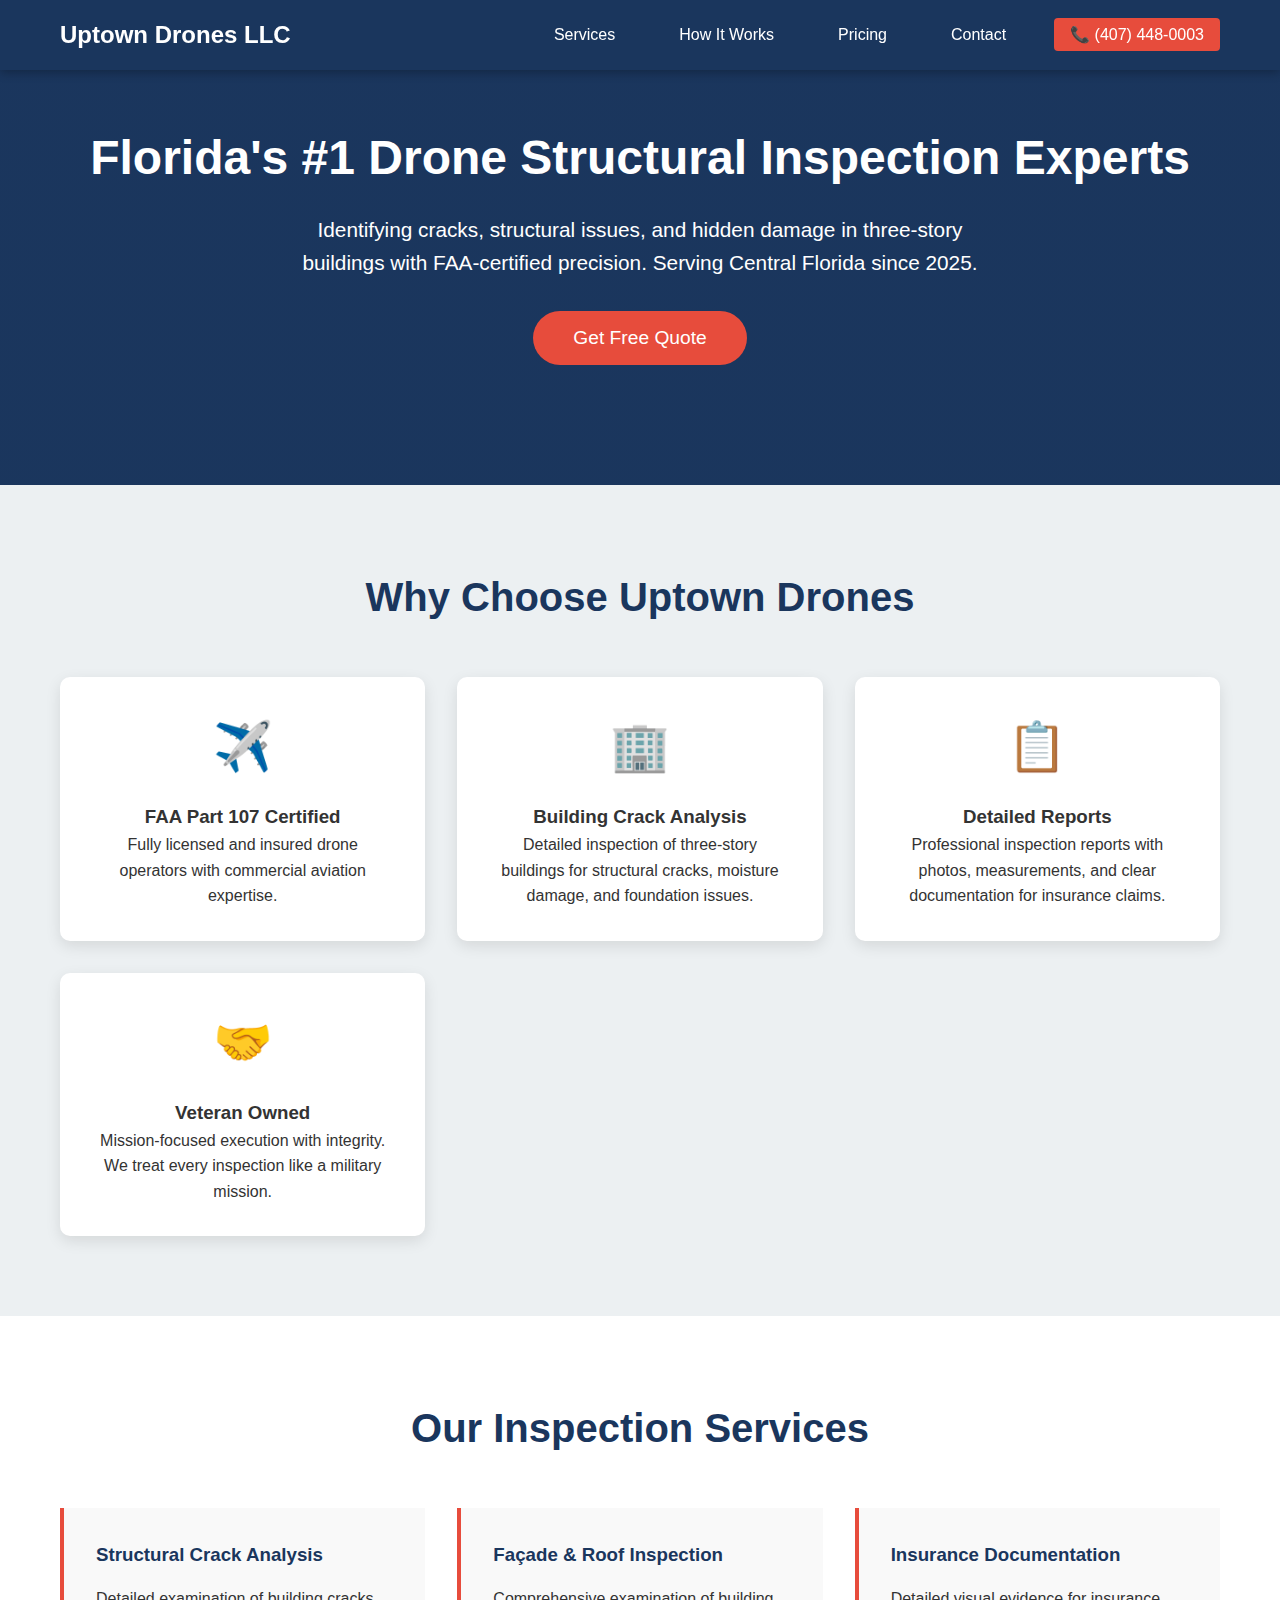
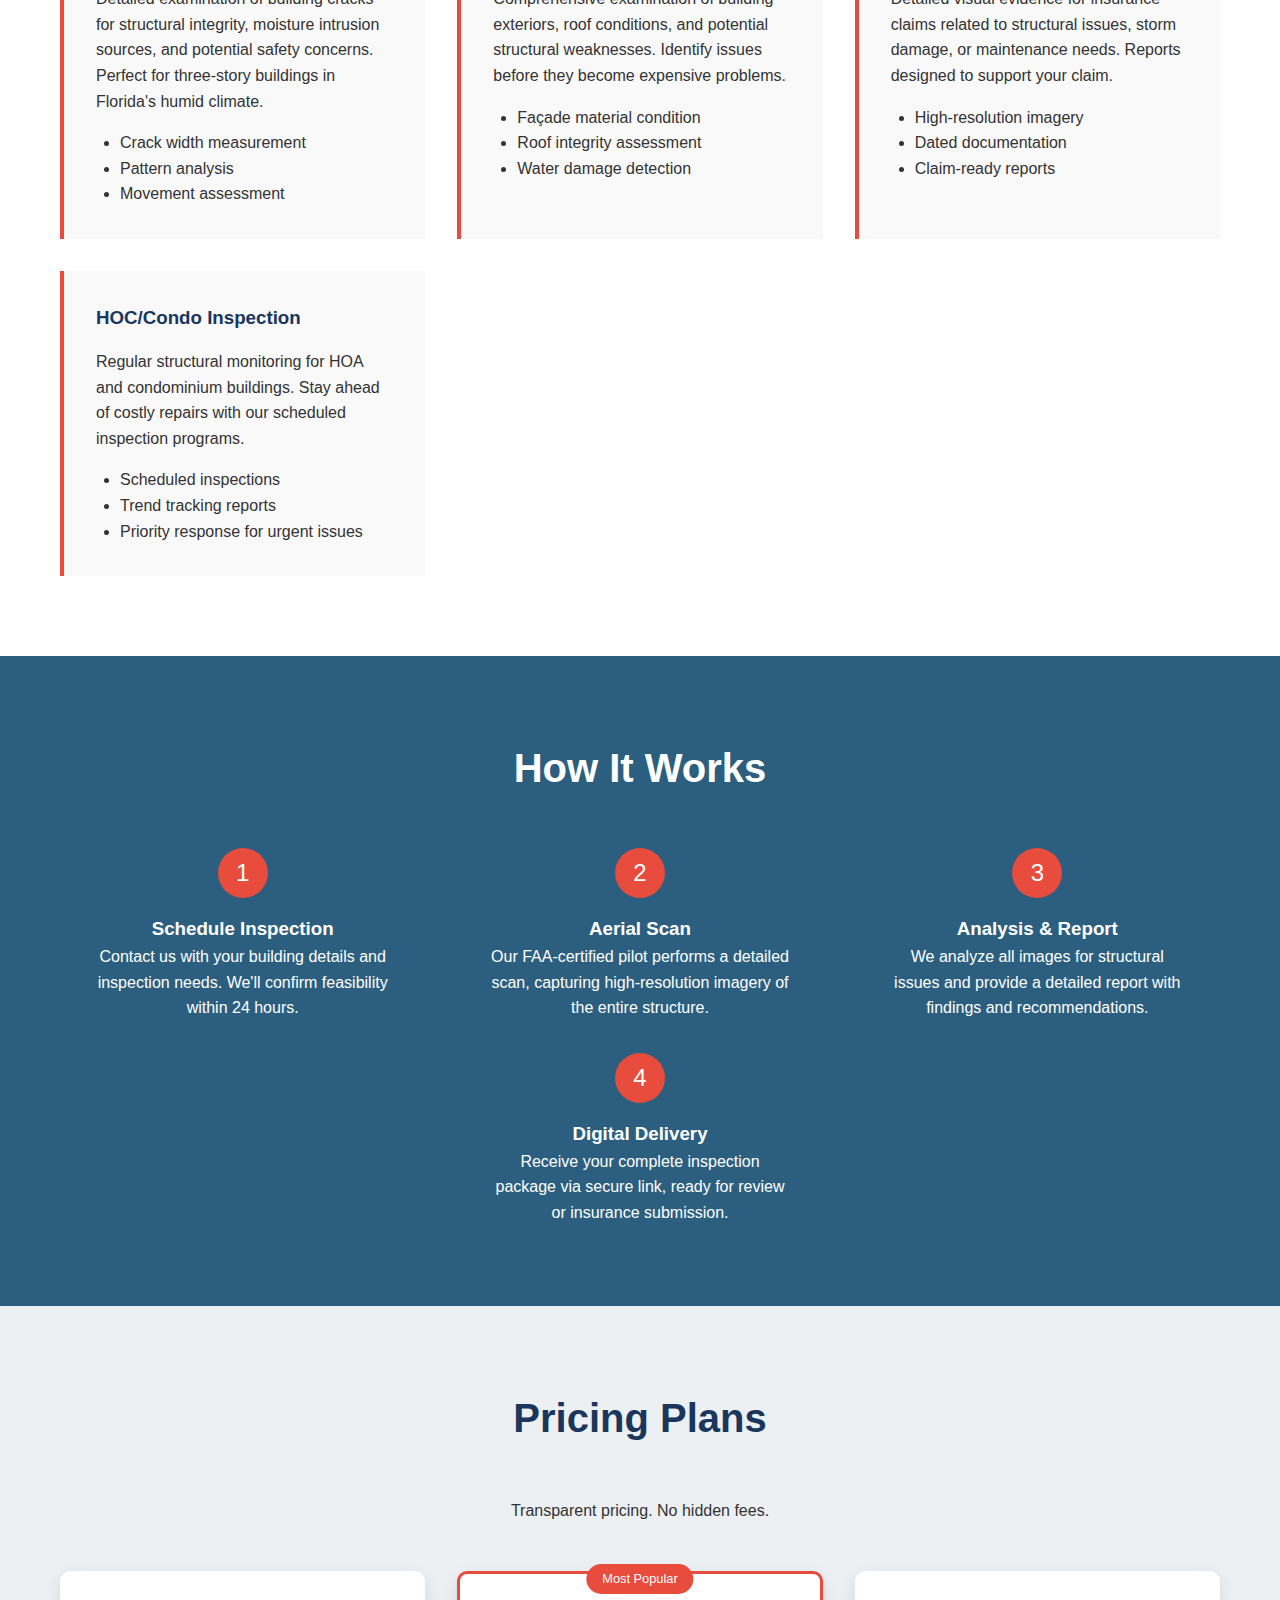
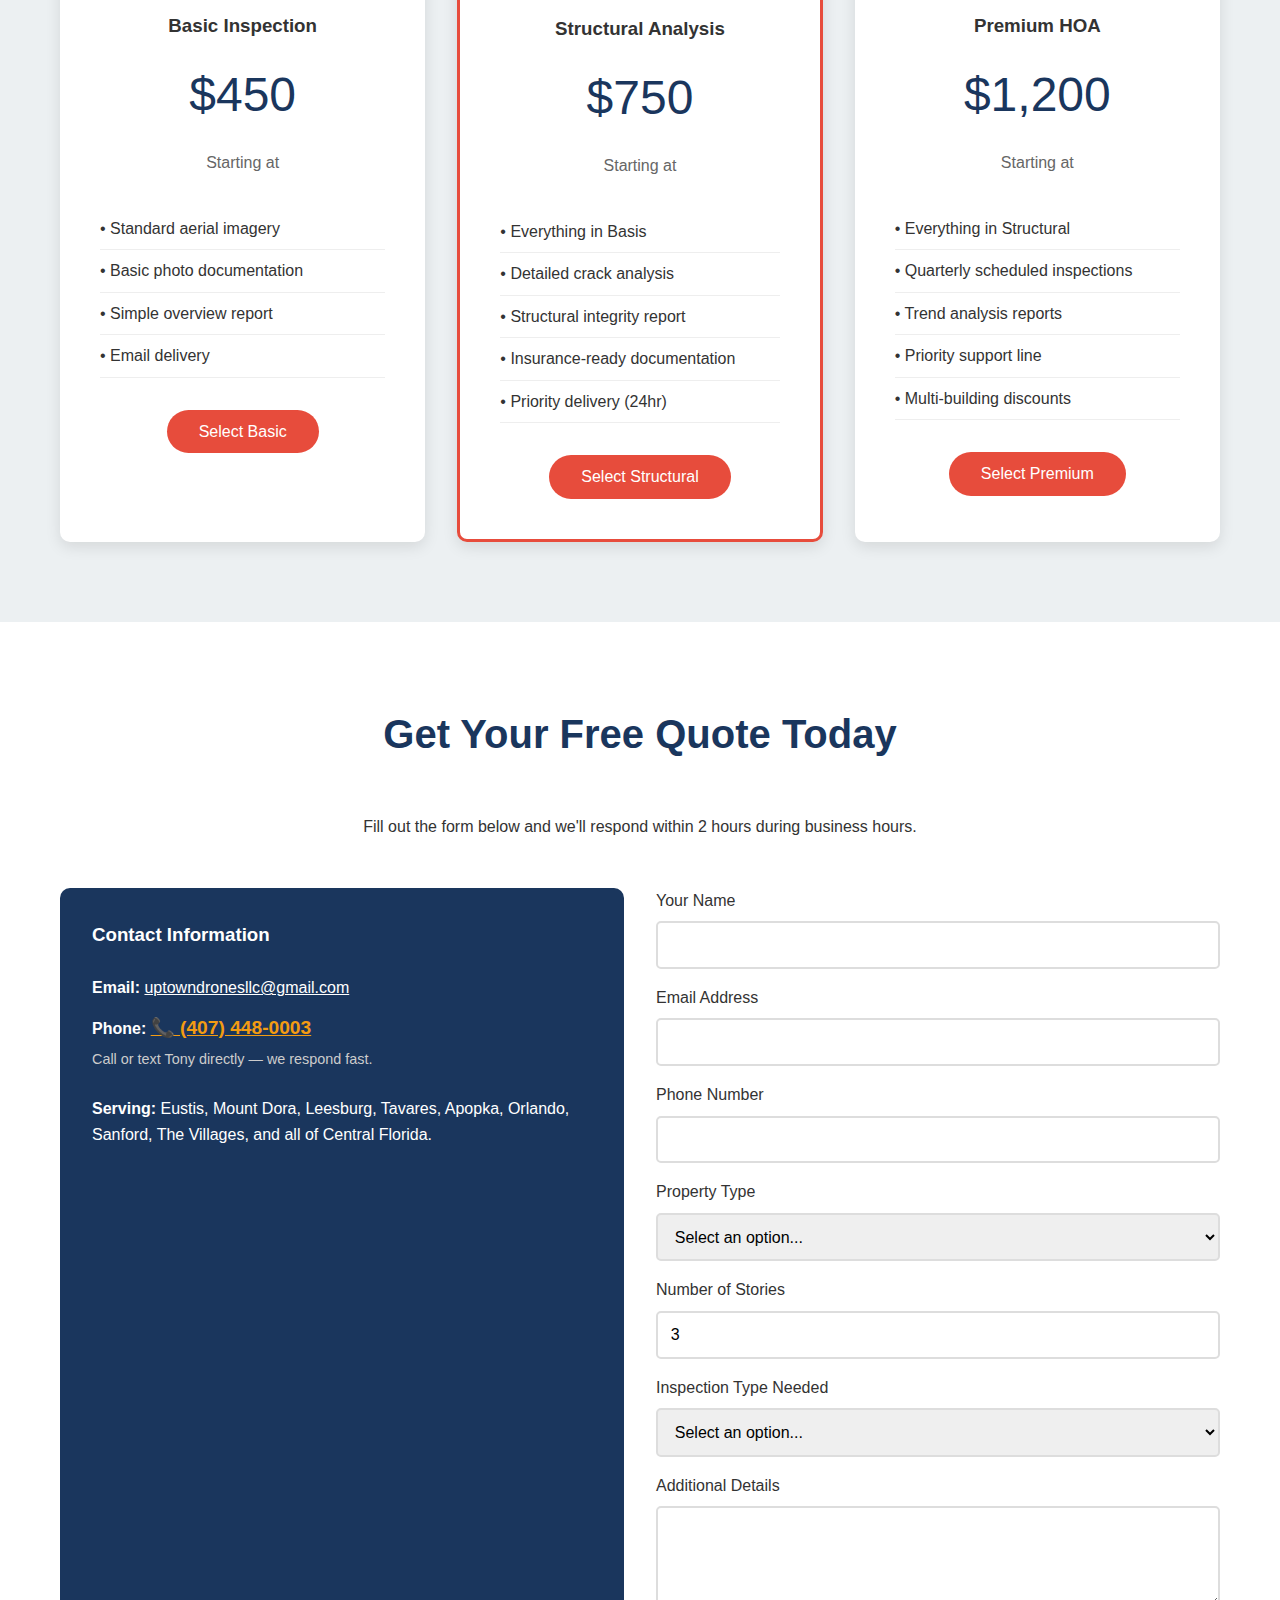
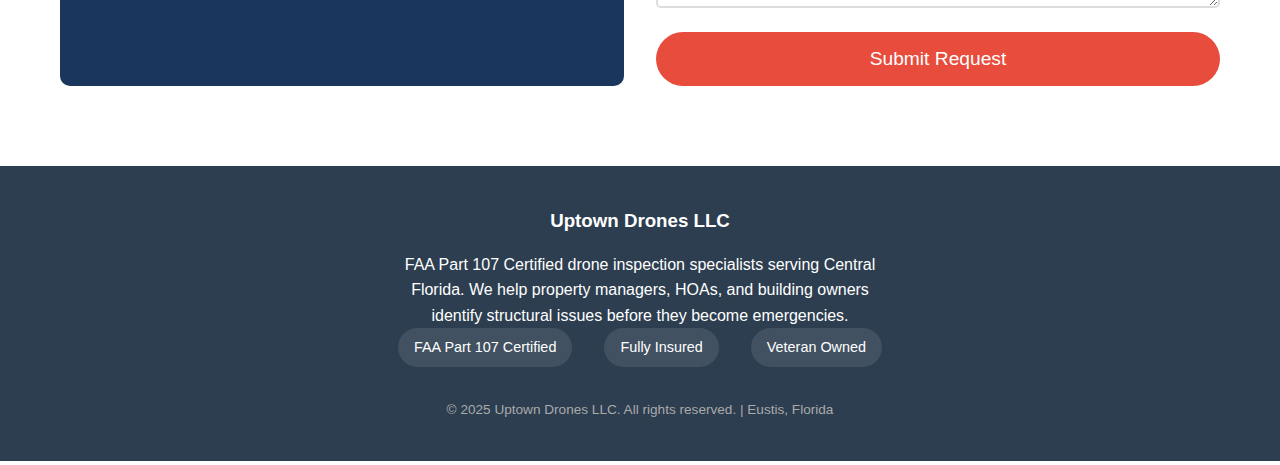
<file: index_original.html>
<!DOCTYPE html>
<html lang="en">
<head>
    <meta charset="UTF-8">
    <meta name="viewport" content="width=device-width, initial-scale=1.0">
    <meta name="description" content="Uptown Drones LLC - FAA Part 107 Certified structural inspections for Florida's three-story buildings with cracks and structural issues.">
    <meta name="keywords" content="drone inspection, structural inspection, Florida building inspection, crack analysis, drone surveyor">
    <title>Uptown Drones LLC | Structural Inspections in Central Florida</title>
    <style>
        :root {
            --primary: #1a365d;
            --secondary: #2c5f7f;
            --accent: #e74c3c;
            --light: #ecf0f2;
            --dark: #2c3e50;
            --success: #27ae60;
            --warning: #f39c12;
        }

        * {
            margin: 0;
            padding: 0;
            box-sizing: border-box;
        }

        body {
            font-family: 'Segoe UI', Tahoma, Geneva, Verdana, sans-serif;
            line-height: 1.6;
            color: #333;
        }

        .container {
            max-width: 1200px;
            margin: 0 auto;
            padding: 0 20px;
        }

        /* Navigation */
        .navbar {
            background: var(--primary);
            color: white;
            padding: 1rem 0;
            position: fixed;
            top: 0;
            width: 100%;
            z-index: 1000;
            box-shadow: 0 2px 10px rgba(0,0,0,0.3);
        }

        .nav-container {
            display: flex;
            justify-content: space-between;
            align-items: center;
        }

        .logo {
            font-size: 1.5rem;
            font-weight: bold;
            color: white;
            text-decoration: none;
        }

        .nav-links {
            display: flex;
            list-style: none;
            gap: 2rem;
        }

        .nav-links a {
            color: white;
            text-decoration: none;
            padding: 0.5rem 1rem;
            border-radius: 4px;
            transition: background 0.3s;
        }

        .nav-links a:hover {
            background: var(--secondary);
        }

        .hamburger {
            display: none;
            flex-direction: column;
            gap: 5px;
            cursor: pointer;
            background: none;
            border: none;
            padding: 4px;
        }
        .hamburger span {
            display: block;
            width: 25px;
            height: 3px;
            background: white;
            border-radius: 3px;
            transition: all 0.3s;
        }
        .hamburger.open span:nth-child(1) { transform: translateY(8px) rotate(45deg); }
        .hamburger.open span:nth-child(2) { opacity: 0; }
        .hamburger.open span:nth-child(3) { transform: translateY(-8px) rotate(-45deg); }

        .mobile-menu {
            display: none;
            flex-direction: column;
            background: var(--primary);
            padding: 1rem 1.5rem 1.5rem;
            border-top: 1px solid rgba(255,255,255,0.1);
        }
        .mobile-menu.open { display: flex; }
        .mobile-menu a {
            color: white;
            text-decoration: none;
            padding: 0.75rem 0;
            border-bottom: 1px solid rgba(255,255,255,0.1);
            font-size: 1rem;
        }
        .mobile-menu a:last-child { border-bottom: none; }
        .mobile-menu .mob-call {
            margin-top: 1rem;
            background: var(--accent);
            text-align: center;
            padding: 0.85rem !important;
            border-radius: 6px;
            font-weight: bold;
            border-bottom: none !important;
        }

        @media (max-width: 768px) {
            .nav-links { display: none; }
            .hamburger { display: flex; }
        }

        /* Hero Section */
        .hero {
            background: linear-gradient(rgba(26, 54, 93, 0.7), rgba(26, 54, 93, 0.7)), 
                        url('data:image/svg+xml,<svg xmlns="http://www.w3.org/2000/svg" width="100%" height="100%"><rect fill="%231a365d" width="100%" height="100%"/></svg>');
            color: white;
            padding: 120px 0;
            text-align: center;
        }

        .hero h1 {
            font-size: 3rem;
            margin-bottom: 1rem;
        }

        .hero p {
            font-size: 1.3rem;
            max-width: 700px;
            margin: 0 auto 2rem;
        }

        .cta-button {
            background: var(--accent);
            color: white;
            padding: 1rem 2.5rem;
            border: none;
            border-radius: 50px;
            font-size: 1.2rem;
            cursor: pointer;
            transition: transform 0.3s, box-shadow 0.3s;
        }

        .cta-button:hover {
            transform: translateY(-2px);
            box-shadow: 0 5px 20px rgba(231, 76, 60, 0.4);
        }

        /* Features Section */
        .features {
            padding: 80px 0;
            background: var(--light);
        }

        .section-title {
            text-align: center;
            font-size: 2.5rem;
            color: var(--primary);
            margin-bottom: 3rem;
        }

        .features-grid {
            display: grid;
            grid-template-columns: repeat(auto-fit, minmax(300px, 1fr));
            gap: 2rem;
        }

        .feature-card {
            background: white;
            padding: 2rem;
            border-radius: 10px;
            box-shadow: 0 5px 15px rgba(0,0,0,0.1);
            text-align: center;
        }

        .feature-icon {
            font-size: 3rem;
            margin-bottom: 1rem;
        }

        /* Services Section */
        .services {
            padding: 80px 0;
        }

        .services-grid {
            display: grid;
            grid-template-columns: repeat(auto-fit, minmax(350px, 1fr));
            gap: 2rem;
        }

        .service-card {
            border-left: 4px solid var(--accent);
            padding: 2rem;
            background: #f9f9f9;
            transition: box-shadow 0.3s;
        }

        .service-card:hover {
            box-shadow: 0 5px 20px rgba(0,0,0,0.15);
        }

        .service-card h3 {
            color: var(--primary);
            margin-bottom: 1rem;
        }

        /* How It Works */
        .how-it-works {
            padding: 80px 0;
            background: var(--secondary);
            color: white;
        }

        .steps-container {
            display: flex;
            justify-content: space-around;
            flex-wrap: wrap;
            gap: 2rem;
        }

        .step {
            text-align: center;
            max-width: 300px;
        }

        .step-number {
            background: var(--accent);
            width: 50px;
            height: 50px;
            border-radius: 50%;
            display: flex;
            align-items: center;
            justify-content: center;
            margin: 0 auto 1rem;
            font-size: 1.5rem;
        }

        /* Pricing */
        .pricing {
            padding: 80px 0;
            background: var(--light);
        }

        .pricing-grid {
            display: grid;
            grid-template-columns: repeat(auto-fit, minmax(300px, 1fr));
            gap: 2rem;
        }

        .price-card {
            background: white;
            padding: 2.5rem;
            border-radius: 10px;
            box-shadow: 0 5px 15px rgba(0,0,0,0.1);
            text-align: center;
        }

        .price-card.popular {
            border: 3px solid var(--accent);
            position: relative;
        }

        .popular-badge {
            background: var(--accent);
            color: white;
            padding: 0.3rem 1rem;
            border-radius: 20px;
            font-size: 0.8rem;
            position: absolute;
            top: -10px;
            left: 50%;
            transform: translateX(-50%);
        }

        .price {
            font-size: 3rem;
            color: var(--primary);
            margin: 1rem 0;
        }

        .price-features {
            list-style: none;
            text-align: left;
            margin: 2rem 0;
        }

        .price-features li {
            padding: 0.5rem 0;
            border-bottom: 1px solid #eee;
        }

        /* Contact Section */
        .contact {
            padding: 80px 0;
        }

        .contact-container {
            display: grid;
            grid-template-columns: repeat(auto-fit, minmax(300px, 1fr));
            gap: 2rem;
        }

        .contact-info {
            background: var(--primary);
            color: white;
            padding: 2rem;
            border-radius: 10px;
        }

        .contact-form {
            display: flex;
            flex-direction: column;
            gap: 1rem;
        }

        .form-group label {
            display: block;
            margin-bottom: 0.5rem;
        }

        .form-group input,
        .form-group textarea,
        .form-group select {
            width: 100%;
            padding: 0.8rem;
            border: 2px solid #ddd;
            border-radius: 5px;
            font-size: 1rem;
        }

        /* Footer */
        .footer {
            background: var(--dark);
            color: white;
            padding: 40px 0;
            text-align: center;
        }

        .certifications {
            display: flex;
            justify-content: center;
            gap: 2rem;
            margin-bottom: 1.5rem;
        }

        .cert-badge {
            padding: 0.5rem 1rem;
            background: rgba(255,255,255,0.1);
            border-radius: 20px;
            font-size: 0.9rem;
        }

        /* Responsive */
        @media (max-width: 768px) {
            .hero h1 {
                font-size: 2rem;
            }
            
            .nav-links {
                display: none;
            }
            
            .steps-container {
                flex-direction: column;
            }
        }

        /* Animations */
        @keyframes fadeInUp {
            from {
                opacity: 0;
                transform: translateY(30px);
            }
            to {
                opacity: 1;
                transform: translateY(0);
            }
        }

        .animate-in {
            animation: fadeInUp 0.6s ease-out forwards;
        }
    </style>
</head>
<body>
    <!-- Navigation -->
    <nav class="navbar">
        <div class="container nav-container">
            <a href="#" class="logo">Uptown Drones LLC</a>
            <ul class="nav-links">
                <li><a href="#services">Services</a></li>
                <li><a href="#how-it-works">How It Works</a></li>
                <li><a href="#pricing">Pricing</a></li>
                <li><a href="#contact">Contact</a></li>
                <li><a href="tel:4074480003" style="background: var(--accent); border-radius: 4px;">📞 (407) 448-0003</a></li>
            </ul>
            <button class="hamburger" id="hamburger" aria-label="Menu">
                <span></span><span></span><span></span>
            </button>
        </div>
    </nav>
    <div class="mobile-menu" id="mobileMenu">
        <a href="#services">Services</a>
        <a href="#how-it-works">How It Works</a>
        <a href="#pricing">Pricing</a>
        <a href="#contact">Contact</a>
        <a href="tel:4074480003" class="mob-call">📞 Call Tony — (407) 448-0003</a>
    </div>

    <!-- Hero Section -->
    <section class="hero">
        <div class="container">
            <h1>Florida's #1 Drone Structural Inspection Experts</h1>
            <p>Identifying cracks, structural issues, and hidden damage in three-story buildings with FAA-certified precision. Serving Central Florida since 2025.</p>
            <button class="cta-button" onclick="document.getElementById('contact').scrollIntoView({behavior: 'smooth'})">Get Free Quote</button>
        </div>
    </section>

    <!-- Features Section -->
    <section class="features">
        <div class="container">
            <h2 class="section-title">Why Choose Uptown Drones</h2>
            <div class="features-grid">
                <div class="feature-card">
                    <div class="feature-icon">✈️</div>
                    <h3>FAA Part 107 Certified</h3>
                    <p>Fully licensed and insured drone operators with commercial aviation expertise.</p>
                </div>
                <div class="feature-card">
                    <div class="feature-icon">🏢</div>
                    <h3>Building Crack Analysis</h3>
                    <p>Detailed inspection of three-story buildings for structural cracks, moisture damage, and foundation issues.</p>
                </div>
                <div class="feature-card">
                    <div class="feature-icon">📋</div>
                    <h3>Detailed Reports</h3>
                    <p>Professional inspection reports with photos, measurements, and clear documentation for insurance claims.</p>
                </div>
                <div class="feature-card">
                    <div class="feature-icon">🤝</div>
                    <h3>Veteran Owned</h3>
                    <p>Mission-focused execution with integrity. We treat every inspection like a military mission.</p>
                </div>
            </div>
        </div>
    </section>

    <!-- Services Section -->
    <section class="services" id="services">
        <div class="container">
            <h2 class="section-title">Our Inspection Services</h2>
            <div class="services-grid">
                <div class="service-card">
                    <h3>Structural Crack Analysis</h3>
                    <p>Detailed examination of building cracks for structural integrity, moisture intrusion sources, and potential safety concerns. Perfect for three-story buildings in Florida's humid climate.</p>
                    <ul style="margin-top: 1rem; padding-left: 1.5rem;">
                        <li>Crack width measurement</li>
                        <li>Pattern analysis</li>
                        <li>Movement assessment</li>
                    </ul>
                </div>
                <div class="service-card">
                    <h3>Façade & Roof Inspection</h3>
                    <p>Comprehensive examination of building exteriors, roof conditions, and potential structural weaknesses. Identify issues before they become expensive problems.</p>
                    <ul style="margin-top: 1rem; padding-left: 1.5rem;">
                        <li>Façade material condition</li>
                        <li>Roof integrity assessment</li>
                        <li>Water damage detection</li>
                    </ul>
                </div>
                <div class="service-card">
                    <h3>Insurance Documentation</h3>
                    <p>Detailed visual evidence for insurance claims related to structural issues, storm damage, or maintenance needs. Reports designed to support your claim.</p>
                    <ul style="margin-top: 1rem; padding-left: 1.5rem;">
                        <li>High-resolution imagery</li>
                        <li>Dated documentation</li>
                        <li>Claim-ready reports</li>
                    </ul>
                </div>
                <div class="service-card">
                    <h3>HOC/Condo Inspection</h3>
                    <p>Regular structural monitoring for HOA and condominium buildings. Stay ahead of costly repairs with our scheduled inspection programs.</p>
                    <ul style="margin-top: 1rem; padding-left: 1.5rem;">
                        <li>Scheduled inspections</li>
                        <li>Trend tracking reports</li>
                        <li>Priority response for urgent issues</li>
                    </ul>
                </div>
            </div>
        </div>
    </section>

    <!-- How It Works -->
    <section class="how-it-works" id="how-it-works">
        <div class="container">
            <h2 class="section-title" style="color: white;">How It Works</h2>
            <div class="steps-container">
                <div class="step">
                    <div class="step-number">1</div>
                    <h3>Schedule Inspection</h3>
                    <p>Contact us with your building details and inspection needs. We'll confirm feasibility within 24 hours.</p>
                </div>
                <div class="step">
                    <div class="step-number">2</div>
                    <h3>Aerial Scan</h3>
                    <p>Our FAA-certified pilot performs a detailed scan, capturing high-resolution imagery of the entire structure.</p>
                </div>
                <div class="step">
                    <div class="step-number">3</div>
                    <h3>Analysis & Report</h3>
                    <p>We analyze all images for structural issues and provide a detailed report with findings and recommendations.</p>
                </div>
                <div class="step">
                    <div class="step-number">4</div>
                    <h3>Digital Delivery</h3>
                    <p>Receive your complete inspection package via secure link, ready for review or insurance submission.</p>
                </div>
            </div>
        </div>
    </section>

    <!-- Pricing -->
    <section class="pricing" id="pricing">
        <div class="container">
            <h2 class="section-title">Pricing Plans</h2>
            <p style="text-align: center; margin-bottom: 3rem;">Transparent pricing. No hidden fees.</p>
            <div class="pricing-grid">
                <div class="price-card">
                    <h3>Basic Inspection</h3>
                    <div class="price">$450</div>
                    <p style="color: #666; margin-bottom: 1.5rem;">Starting at</p>
                    <ul class="price-features">
                        <li>• Standard aerial imagery</li>
                        <li>• Basic photo documentation</li>
                        <li>• Simple overview report</li>
                        <li>• Email delivery</li>
                    </ul>
                    <button class="cta-button" style="font-size: 1rem; padding: 0.8rem 2rem;">Select Basic</button>
                </div>
                <div class="price-card popular">
                    <span class="popular-badge">Most Popular</span>
                    <h3>Structural Analysis</h3>
                    <div class="price">$750</div>
                    <p style="color: #666; margin-bottom: 1.5rem;">Starting at</p>
                    <ul class="price-features">
                        <li>• Everything in Basis</li>
                        <li>• Detailed crack analysis</li>
                        <li>• Structural integrity report</li>
                        <li>• Insurance-ready documentation</li>
                        <li>• Priority delivery (24hr)</li>
                    </ul>
                    <button class="cta-button" style="font-size: 1rem; padding: 0.8rem 2rem;">Select Structural</button>
                </div>
                <div class="price-card">
                    <h3>Premium HOA</h3>
                    <div class="price">$1,200</div>
                    <p style="color: #666; margin-bottom: 1.5rem;">Starting at</p>
                    <ul class="price-features">
                        <li>• Everything in Structural</li>
                        <li>• Quarterly scheduled inspections</li>
                        <li>• Trend analysis reports</li>
                        <li>• Priority support line</li>
                        <li>• Multi-building discounts</li>
                    </ul>
                    <button class="cta-button" style="font-size: 1rem; padding: 0.8rem 2rem;">Select Premium</button>
                </div>
            </div>
        </div>
    </section>

    <!-- Contact Section -->
    <section class="contact" id="contact">
        <div class="container">
            <h2 class="section-title">Get Your Free Quote Today</h2>
            <p style="text-align: center; margin-bottom: 3rem;">Fill out the form below and we'll respond within 2 hours during business hours.</p>
            <div class="contact-container">
                <div class="contact-info">
                    <h3>Contact Information</h3>
                    <br>
                    <p><strong>Email:</strong> <a href="mailto:uptowndronesllc@gmail.com" style="color: white;">uptowndronesllc@gmail.com</a></p>
                    <p style="margin-top: 0.75rem;"><strong>Phone:</strong> <a href="tel:4074480003" style="color: #f39c12; font-size: 1.2rem; font-weight: bold;">📞 (407) 448-0003</a></p>
                    <p style="margin-top: 0.25rem; font-size: 0.9rem; color: #ccc;">Call or text Tony directly — we respond fast.</p>
                    <br>
                    <p><strong>Serving:</strong> Eustis, Mount Dora, Leesburg, Tavares, Apopka, Orlando, Sanford, The Villages, and all of Central Florida.</p>
                </div>
                <form class="contact-form" id="quoteForm" action="https://formspree.io/f/YOUR_FORM_ID" method="POST">
                    <div class="form-group">
                        <label for="name">Your Name</label>
                        <input type="text" id="name" name="name" required>
                    </div>
                    <div class="form-group">
                        <label for="email">Email Address</label>
                        <input type="email" id="email" name="email" required>
                    </div>
                    <div class="form-group">
                        <label for="phone">Phone Number</label>
                        <input type="tel" id="phone" name="phone">
                    </div>
                    <div class="form-group">
                        <label for="propertyType">Property Type</label>
                        <select id="propertyType" name="propertyType">
                            <option value="">Select an option...</option>
                            <option value="condo">Condominium/HOC</option>
                            <option value="apartment">Apartment Building</option>
                            <option value="commercial">Commercial Building</option>
                            <option value="residential">Multi-Unit Residential</option>
                            <option value="call">Call (407) 448-0003 to Speak with Tony</option>
                            <option value="other">Other</option>
                        </select>
                    </div>
                    <div class="form-group">
                        <label for="stories">Number of Stories</label>
                        <input type="number" id="stories" name="stories" min="1" max="20" value="3">
                    </div>
                    <div class="form-group">
                        <label for="inspectionType">Inspection Type Needed</label>
                        <select id="inspectionType" name="inspectionType">
                            <option value="">Select an option...</option>
                            <option value="crack">Crack Analysis</option>
                            <option value="structural">Structural Inspection</option>
                            <option value="facade">Facade/Roof Inspection</option>
                            <option value="insurance">Insurance Documentation</option>
                            <option value="hoa">HOA/Condo Monitoring</option>
                            <option value="call">Call (407) 448-0003 to Speak with Tony</option>
                            <option value="other">Other</option>
                        </select>
                    </div>
                    <div class="form-group">
                        <label for="message">Additional Details</label>
                        <textarea id="message" name="message" rows="4"></textarea>
                    </div>
                    <button type="submit" class="cta-button">Submit Request</button>
                </form>
            </div>
        </div>
    </section>

    <!-- Footer -->
    <footer class="footer">
        <div class="container">
            <h3>Uptown Drones LLC</h3>
            <p style="margin-top: 1rem; max-width: 500px; margin-left: auto; margin-right: auto;">
                FAA Part 107 Certified drone inspection specialists serving Central Florida. We help property managers, HOAs, and building owners identify structural issues before they become emergencies.
            </p>
            <div class="certifications">
                <span class="cert-badge">FAA Part 107 Certified</span>
                <span class="cert-badge">Fully Insured</span>
                <span class="cert-badge">Veteran Owned</span>
            </div>
            <p style="margin-top: 2rem; font-size: 0.85rem; color: #aaa;">
                &copy; 2025 Uptown Drones LLC. All rights reserved. | Eustis, Florida
            </p>
        </div>
    </footer>

    <script>
        // Smooth scroll for navigation
        document.querySelectorAll('a[href^="#"]').forEach(anchor => {
            anchor.addEventListener('click', function (e) {
                e.preventDefault();
                const target = document.querySelector(this.getAttribute('href'));
                if (target) {
                    target.scrollIntoView({ behavior: 'smooth', block: 'start' });
                }
            });
        });

        // Hamburger menu
        const ham = document.getElementById('hamburger');
        const mob = document.getElementById('mobileMenu');
        ham.addEventListener('click', () => {
            ham.classList.toggle('open');
            mob.classList.toggle('open');
        });
        mob.querySelectorAll('a').forEach(a => {
            a.addEventListener('click', () => {
                ham.classList.remove('open');
                mob.classList.remove('open');
            });
        });

        // Real form submission via Formspree
        document.getElementById('quoteForm').addEventListener('submit', async function(e) {
            e.preventDefault();
            const submitBtn = this.querySelector('button[type="submit"]');
            submitBtn.textContent = 'Sending...';
            submitBtn.disabled = true;
            try {
                const res = await fetch(this.action, {
                    method: 'POST',
                    body: new FormData(this),
                    headers: { 'Accept': 'application/json' }
                });
                if (res.ok) {
                    this.innerHTML = '<div style="text-align:center; padding: 2rem;"><h3 style="color: var(--success); margin-bottom: 1rem;">✅ Request Received!</h3><p>Tony will call you within 2 hours.</p><p style="margin-top:1rem;"><strong><a href="tel:4074480003" style="color: var(--primary);">📞 (407) 448-0003</a></strong> — or he\'ll reach out to you.</p></div>';
                } else {
                    submitBtn.textContent = 'Try Again';
                    submitBtn.disabled = false;
                    alert('Something went wrong. Please call Tony directly at (407) 448-0003.');
                }
            } catch {
                submitBtn.textContent = 'Try Again';
                submitBtn.disabled = false;
                alert('Network error. Please call Tony directly at (407) 448-0003.');
            }
        });

        // Navbar background on scroll
        window.addEventListener('scroll', function() {
            const navbar = document.querySelector('.navbar');
            if (window.scrollY > 50) {
                navbar.style.background = 'rgba(26, 54, 93, 0.95)';
            } else {
                navbar.style.background = '#1a365d';
            }
        });

        // Add animation on page load
        document.addEventListener('DOMContentLoaded', function() {
            const sections = document.querySelectorAll('section');
            sections.forEach(section => { section.classList.add('animate-in'); });
        });
    </script>
</body>
</html>
</file>
